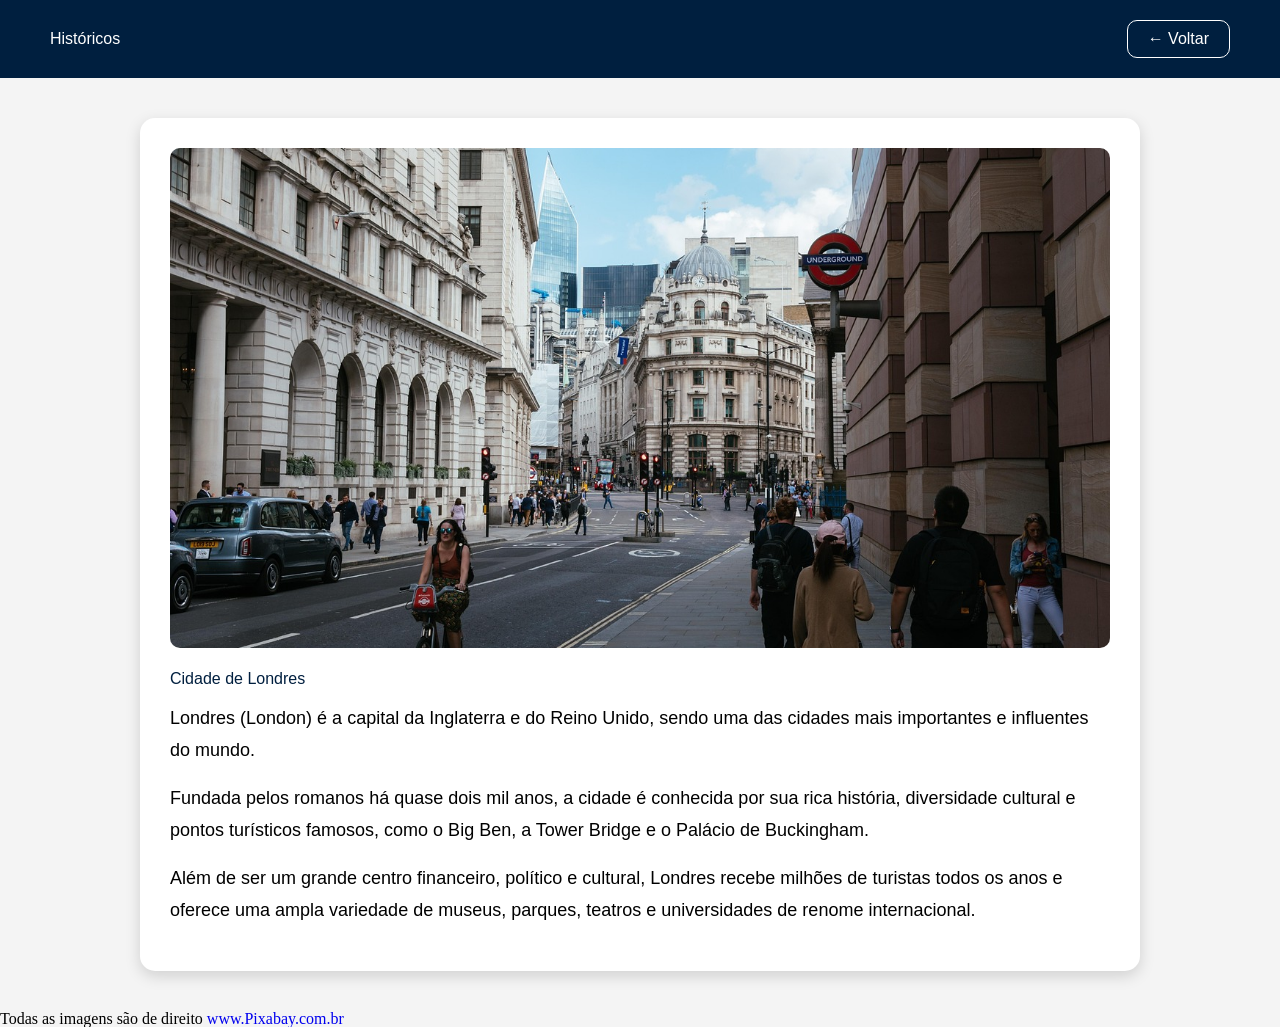
<file: HTML/cidades.html>
<!DOCTYPE html>
<html lang="pt-BR">
<head>
    <meta charset="UTF-8">
    <meta name="viewport" content="width=device-width, initial-scale=1.0">
    <link rel="stylesheet" href="../CSS/reset.css">
    <link rel="stylesheet" href="../CSS/style_cartao.css">
    <link rel="icon" href="../image/bigben.jpg">
    <title>Cidades</title>
</head>
<body>

<header>
    <h1>Históricos</h1>
    <a href="../index.html">← Voltar</a>
</header>

<main>
    <section class="pagina">

        <img src="../image/london.jpg" alt="Londres">

        <h2>Cidade de Londres</h2>

        <p>
            Londres (London) é a capital da Inglaterra e do Reino Unido, sendo uma das cidades mais importantes e influentes do mundo.
        </p>

        <p>
            Fundada pelos romanos há quase dois mil anos, a cidade é conhecida por sua rica história, diversidade cultural e pontos turísticos famosos, como o Big Ben, a Tower Bridge e o Palácio de Buckingham.
        </p>

        <p>
            Além de ser um grande centro financeiro, político e cultural, Londres recebe milhões de turistas todos os anos e oferece uma ampla variedade de museus, parques, teatros e universidades de renome internacional.
        </p>

    </section>
</main>

<footer>
    <p>Todas as imagens são de direito <a href="https://pixabay.com/pt/">
        www.Pixabay.com.br</a></p>
</footer>
    
</body>
</html>
</file>
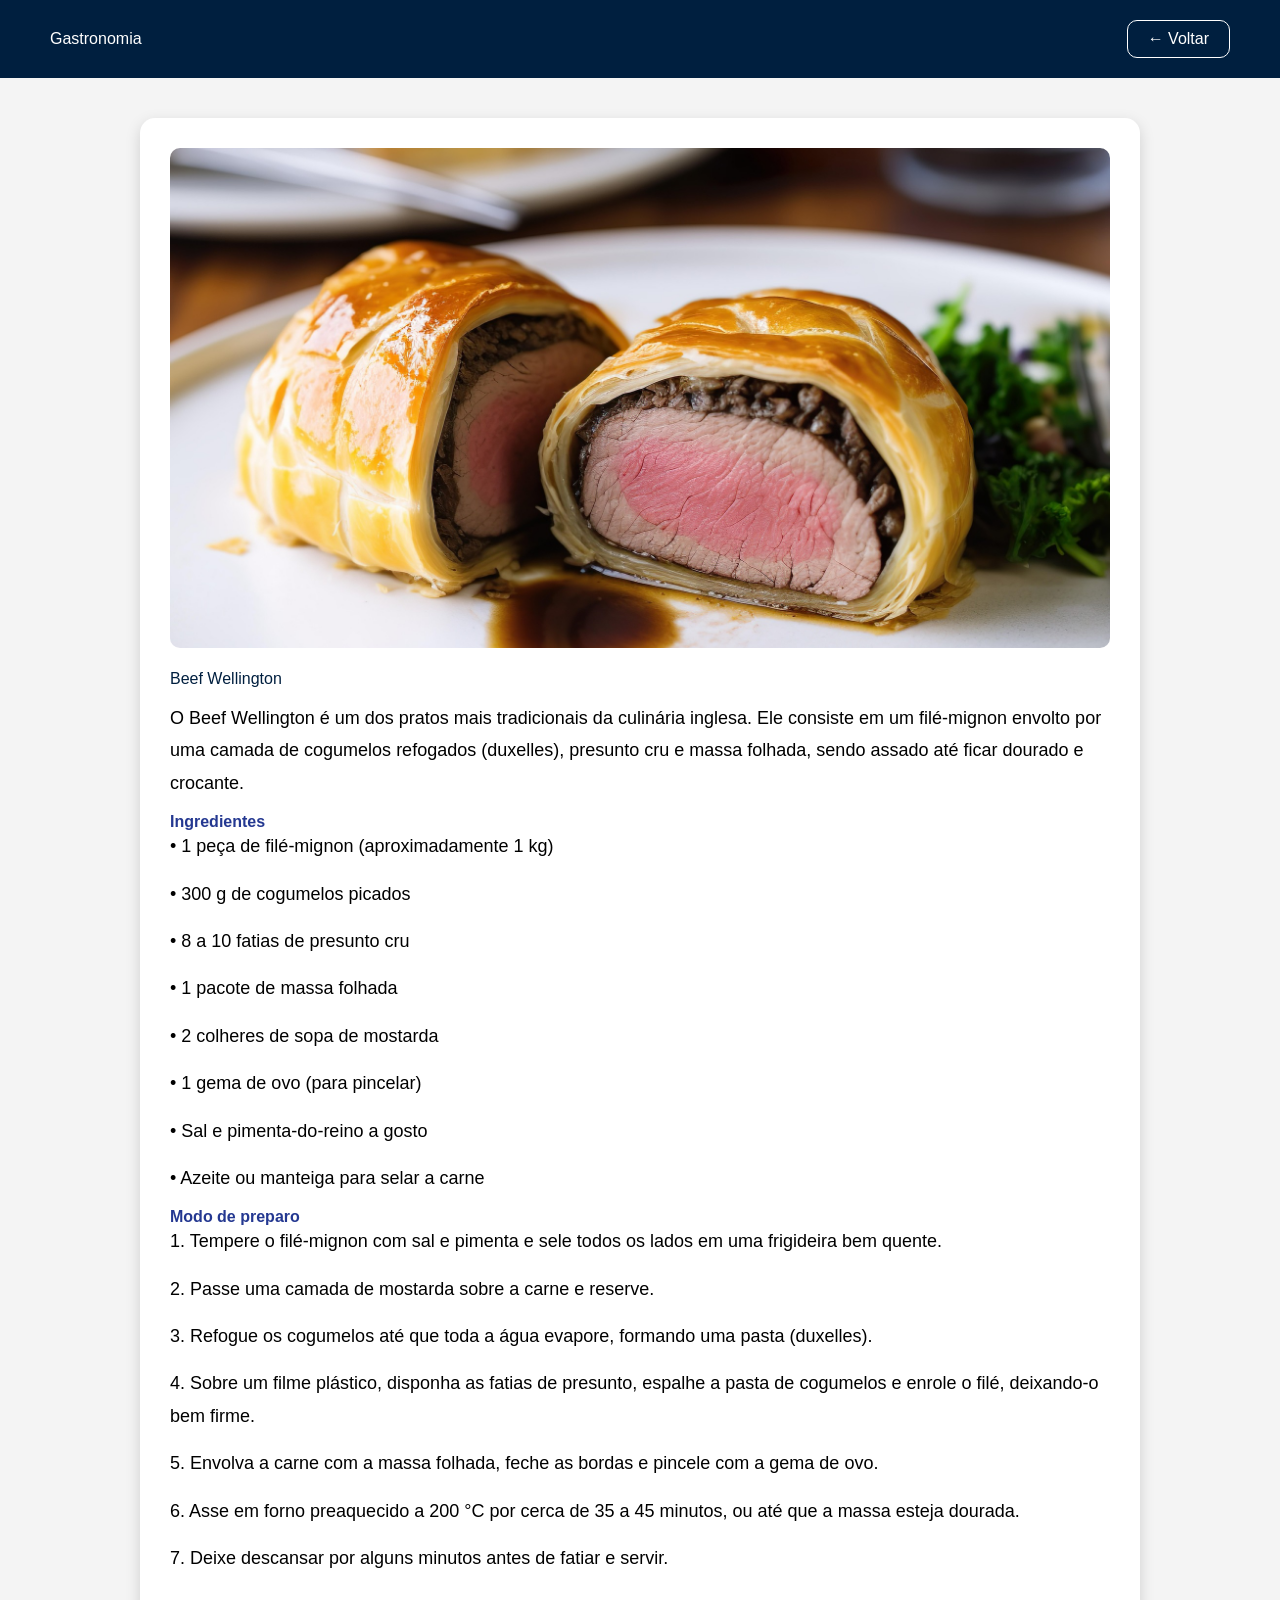
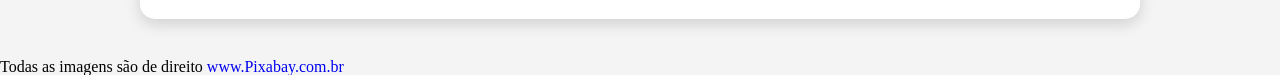
<file: HTML/gastronomia.html>
<!DOCTYPE html>
<html lang="pt-BR">
<head>
    <meta charset="UTF-8">
    <meta name="viewport" content="width=device-width, initial-scale=1.0">
    <link rel="stylesheet" href="../CSS/reset.css">
    <link rel="stylesheet" href="../CSS/style_cartao.css">
    <link rel="icon" href="../image/bigben.jpg">
    <title>Gastronomia</title>
</head>



<body>

<header>
    <h1>Gastronomia</h1>
    <a href="../index.html">← Voltar</a>
</header>

<main>
    <section class="pagina">

        <img src="../image/beef.jpg" alt="beef wellington">

        <h2>Beef Wellington</h2>

        <p>
            O Beef Wellington é um dos pratos mais tradicionais da culinária inglesa. Ele consiste em um filé-mignon envolto por uma camada de cogumelos refogados (duxelles), presunto cru e massa folhada, sendo assado até ficar dourado e crocante.
        </p>

        <p>
            <p><h4>Ingredientes</h4>

            <p>• 1 peça de filé-mignon (aproximadamente 1 kg)</p>
            <p>• 300 g de cogumelos picados</p>
            <p>• 8 a 10 fatias de presunto cru</p>
            <p>• 1 pacote de massa folhada</p>
            <p>• 2 colheres de sopa de mostarda</p>
            <p>• 1 gema de ovo (para pincelar)</p>
            <p>• Sal e pimenta-do-reino a gosto</p>
            <p>• Azeite ou manteiga para selar a carne</p>
        </p>

        <p>
            <h4>Modo de preparo</h4>
            
            <p>1. Tempere o filé-mignon com sal e pimenta e sele todos os lados em uma frigideira bem quente.</p>
            <p>2. Passe uma camada de mostarda sobre a carne e reserve.</p>
            <p>3. Refogue os cogumelos até que toda a água evapore, formando uma pasta (duxelles).</p>
            <p>4. Sobre um filme plástico, disponha as fatias de presunto, espalhe a pasta de cogumelos e enrole o filé, deixando-o bem firme.</p>
            <p>5. Envolva a carne com a massa folhada, feche as bordas e pincele com a gema de ovo.</p>
            <p>6. Asse em forno preaquecido a 200 °C por cerca de 35 a 45 minutos, ou até que a massa esteja dourada.</p>
            <p>7. Deixe descansar por alguns minutos antes de fatiar e servir.</p>
        
        </p>

    </section>
</main>

<footer>
    <p>Todas as imagens são de direito <a href="https://pixabay.com/pt/">
        www.Pixabay.com.br</a></p>
</footer>
    
</body>
</html>
</file>
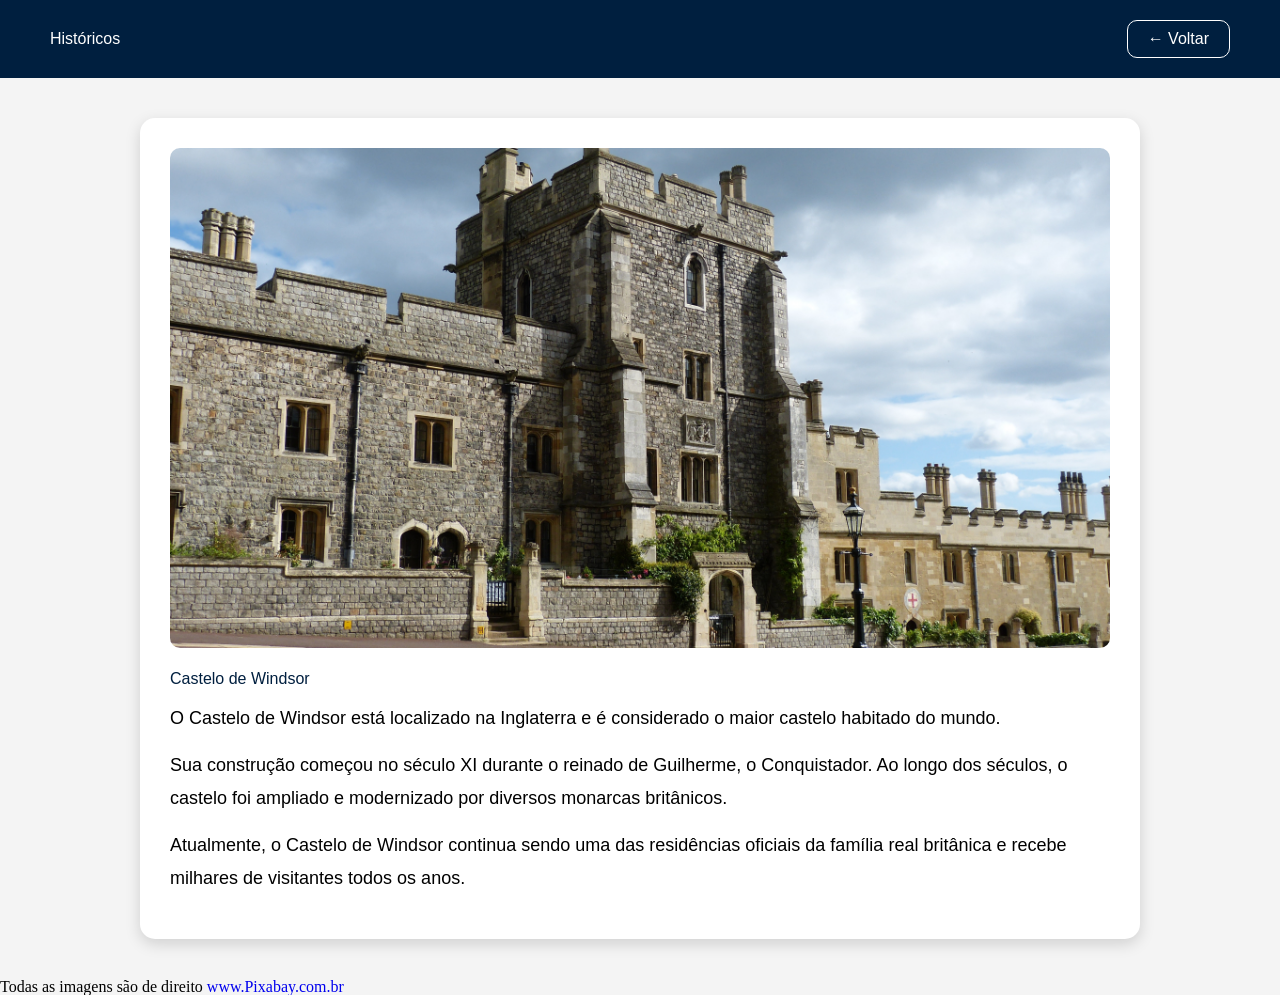
<file: HTML/historico.html>
<!DOCTYPE html>
<html lang="pt-br">
<head>
    <meta charset="UTF-8">
    <meta http-equiv="X-UA-Compatible" content="IE=edge">
    <meta name="viewport" content="width=device-width, initial-scale=1.0">
    

    <link rel="stylesheet" href="../CSS/reset.css">
    <link rel="stylesheet" href="../CSS/style_cartao.css">
    <link rel="icon" href="../image/bigben.jpg">
    <title>Históricos</title>

</head>
<body>

<header>
    <h1>Históricos</h1>
    <a href="../index.html">← Voltar</a>
</header>

<main>
    <section class="pagina">

        <img src="../image/windsor.jpg" alt="Castelo de Windsor">

        <h2>Castelo de Windsor</h2>

        <p>
            O Castelo de Windsor está localizado na Inglaterra e é
            considerado o maior castelo habitado do mundo.
        </p>

        <p>
            Sua construção começou no século XI durante o reinado de
            Guilherme, o Conquistador. Ao longo dos séculos, o castelo
            foi ampliado e modernizado por diversos monarcas britânicos.
        </p>

        <p>
            Atualmente, o Castelo de Windsor continua sendo uma das
            residências oficiais da família real britânica e recebe
            milhares de visitantes todos os anos.
        </p>

    </section>
</main>

<footer>
    <p>Todas as imagens são de direito <a href="https://pixabay.com/pt/">
        www.Pixabay.com.br</a></p>
</footer>

</body>
</html>
</file>
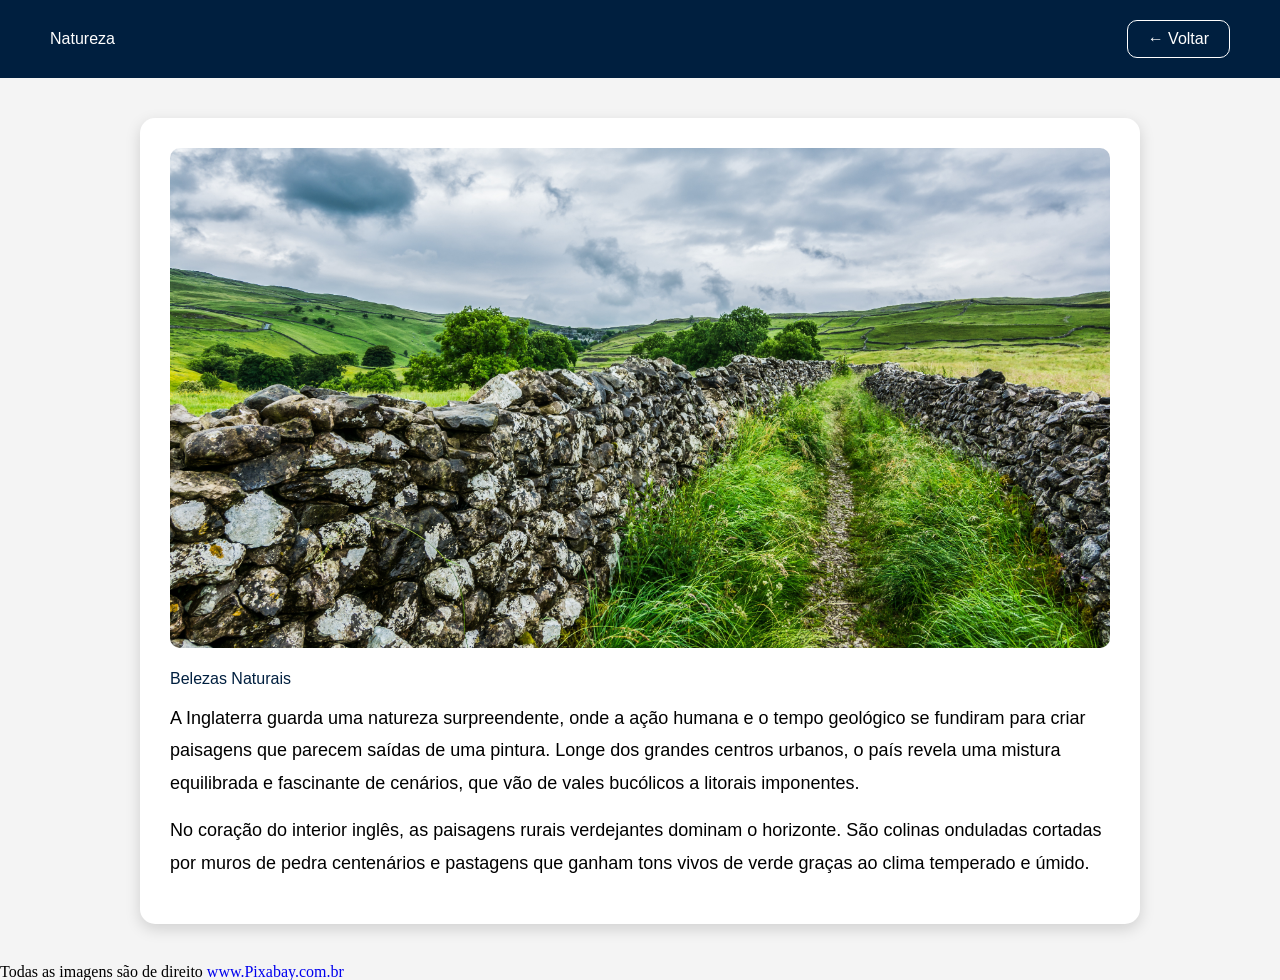
<file: HTML/natureza.html>
<!DOCTYPE html>
<html lang="pt-br">
<head>
    <meta charset="UTF-8">
    <meta http-equiv="X-UA-Compatible" content="IE=edge">
    <meta name="viewport" content="width=device-width, initial-scale=1.0">
    

    <link rel="stylesheet" href="../CSS/reset.css">
    <link rel="stylesheet" href="../CSS/style_cartao.css">
    <link rel="icon" href="../image/bigben.jpg">
    <title>Natureza</title>

</head>
<body>

<header>
    <h1>Natureza</h1>
    <a href="../index.html">← Voltar</a>
</header>

<main>
    <section class="pagina">
        <img src="../image/natureza.jpg" alt="Floresta">

        <h2>Belezas Naturais</h2>

        <p>
            A Inglaterra guarda uma natureza surpreendente, onde a ação humana e o tempo geológico se fundiram para criar paisagens que parecem saídas de uma pintura. Longe dos grandes centros urbanos, o país revela uma mistura equilibrada e fascinante de cenários, que vão de vales bucólicos a litorais imponentes.
        </p>

        <p>
            No coração do interior inglês, as paisagens rurais verdejantes dominam o horizonte. São colinas onduladas cortadas por muros de pedra centenários e pastagens que ganham tons vivos de verde graças ao clima temperado e úmido.
        </p>
    </section>
</main>

<footer>
    <p>Todas as imagens são de direito <a href="https://pixabay.com/pt/">
        www.Pixabay.com.br</a></p>
</footer>

</body>
</html>
</file>
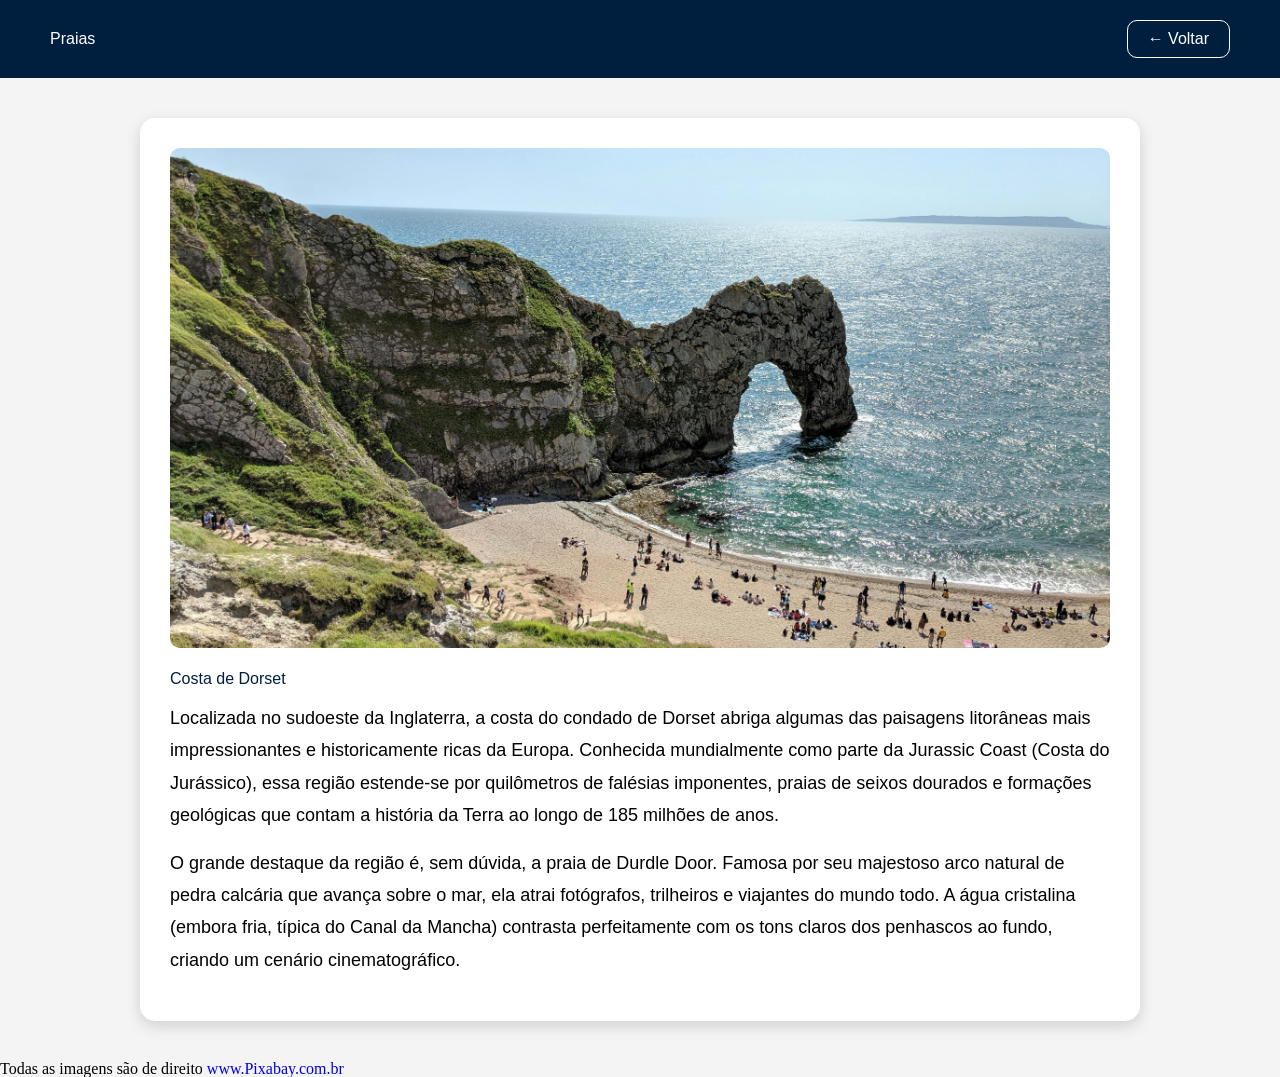
<file: HTML/praias.html>
<!DOCTYPE html>
<html lang="pt-br">
<head>
    <meta charset="UTF-8">
    <meta http-equiv="X-UA-Compatible" content="IE=edge">
    <meta name="viewport" content="width=device-width, initial-scale=1.0">

    <link rel="stylesheet" href="../CSS/reset.css">
    <link rel="stylesheet" href="../CSS/style_cartao.css">
    <link rel="icon" href="../image/bigben.jpg">
    <title>Praias</title>

</head>
<body>

<header>
    <h1>Praias</h1>
    <a href="../index.html">← Voltar</a>
</header>

<main>
    <section class="pagina">
        <img src="../image/dorset.jpg" alt="Praia">

        <h2>Costa de Dorset</h2>

        <p>
            Localizada no sudoeste da Inglaterra, a costa do condado de Dorset abriga algumas das paisagens litorâneas mais impressionantes e historicamente ricas da Europa. Conhecida mundialmente como parte da Jurassic Coast (Costa do Jurássico), essa região estende-se por quilômetros de falésias imponentes, praias de seixos dourados e formações geológicas que contam a história da Terra ao longo de 185 milhões de anos.
        </p>

        <p>
            O grande destaque da região é, sem dúvida, a praia de Durdle Door. Famosa por seu majestoso arco natural de pedra calcária que avança sobre o mar, ela atrai fotógrafos, trilheiros e viajantes do mundo todo. A água cristalina (embora fria, típica do Canal da Mancha) contrasta perfeitamente com os tons claros dos penhascos ao fundo, criando um cenário cinematográfico.
        </p>
    </section>
</main>

<footer>
    <p>Todas as imagens são de direito <a href="https://pixabay.com/pt/">
    www.Pixabay.com.br</a></p>
</footer>

</body>
</html>
</file>
<file: CSS/style_cartao.css>
*{
    margin:0;
    padding:0;
    box-sizing:border-box; /*determina como a largura (width) e a altura (height) totais de um elemento são calculadas.*/
    font-family:Arial, Helvetica, sans-serif;
    text-decoration:none;
}

body{
    background:#f4f4f4;
}

header{
    background:#001f3f;
    color:white;

    display:flex;
    justify-content:space-between;
    align-items:center;
    font-family: Arial, Helvetica, sans-serif;

    padding:20px 50px;
}

header a{
    color:white;
    text-decoration:none; /*serve para adicionar ou remover linhas decorativas em textos. É muito utilizada para sublinhar títulos, criar efeitos em links (removendo o sublinhado padrão) ou indicar itens de lista riscados*/
    border:1px solid white;
    padding:10px 20px;
    border-radius:10px;
}

.pagina{
    max-width:1000px;
    margin:40px auto;
    background:white;
    padding:30px;
    border-radius:15px;
    box-shadow:0 5px 15px rgba(0,0,0,.15);
}

.pagina img{
    width:100%;
    height:500px;
    object-fit:cover; /*define como o conteúdo de um elemento substituído (como uma tag de imagem <img> ou um vídeo <video>) deve ser redimensionado e ajustado dentro do seu contêiner.*/
    border-radius:10px;
    margin-bottom:20px;
}

.pagina h2{
    margin-bottom:15px;
    color:#001f3f;
}

.pagina p{
    font-size:18px;
    line-height:1.8;
    margin-bottom:15px;
}

h4{
    font-weight: bold;
    color: rgb(36, 56, 145);
}
</file>
